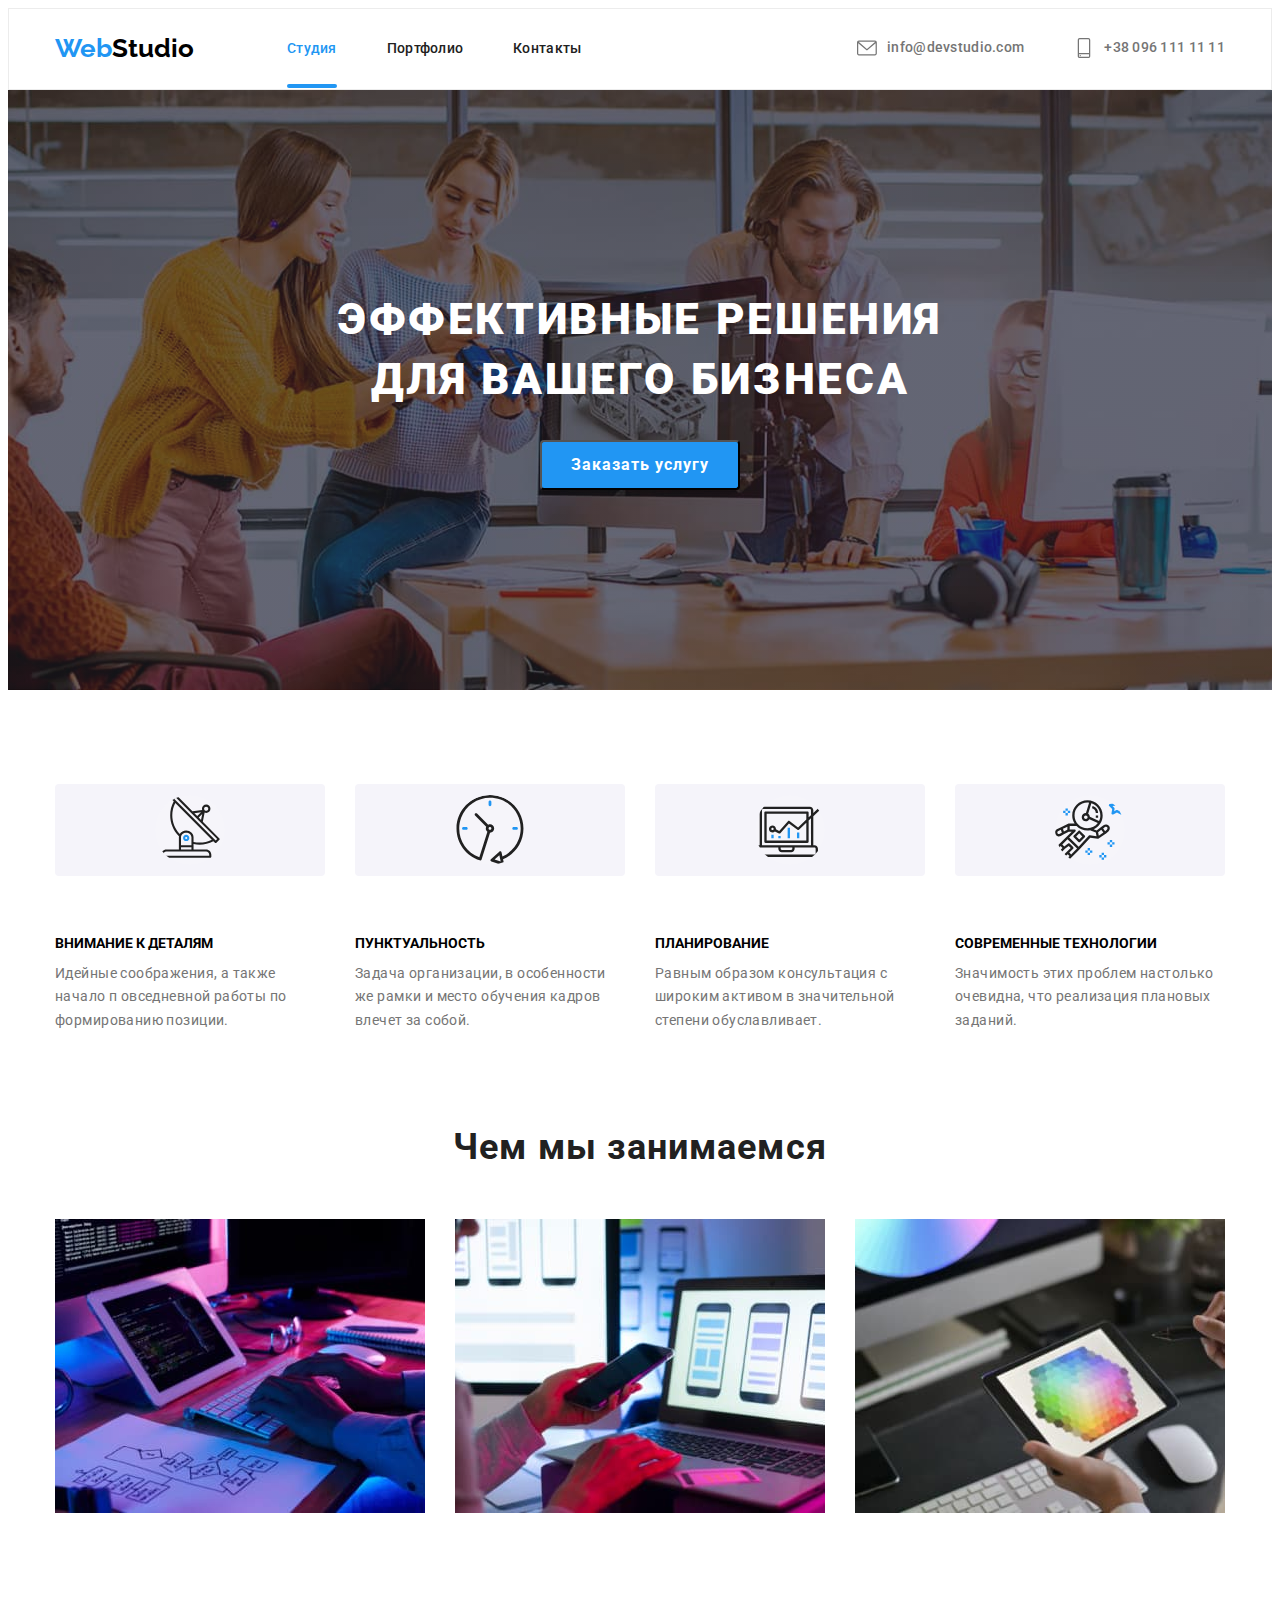
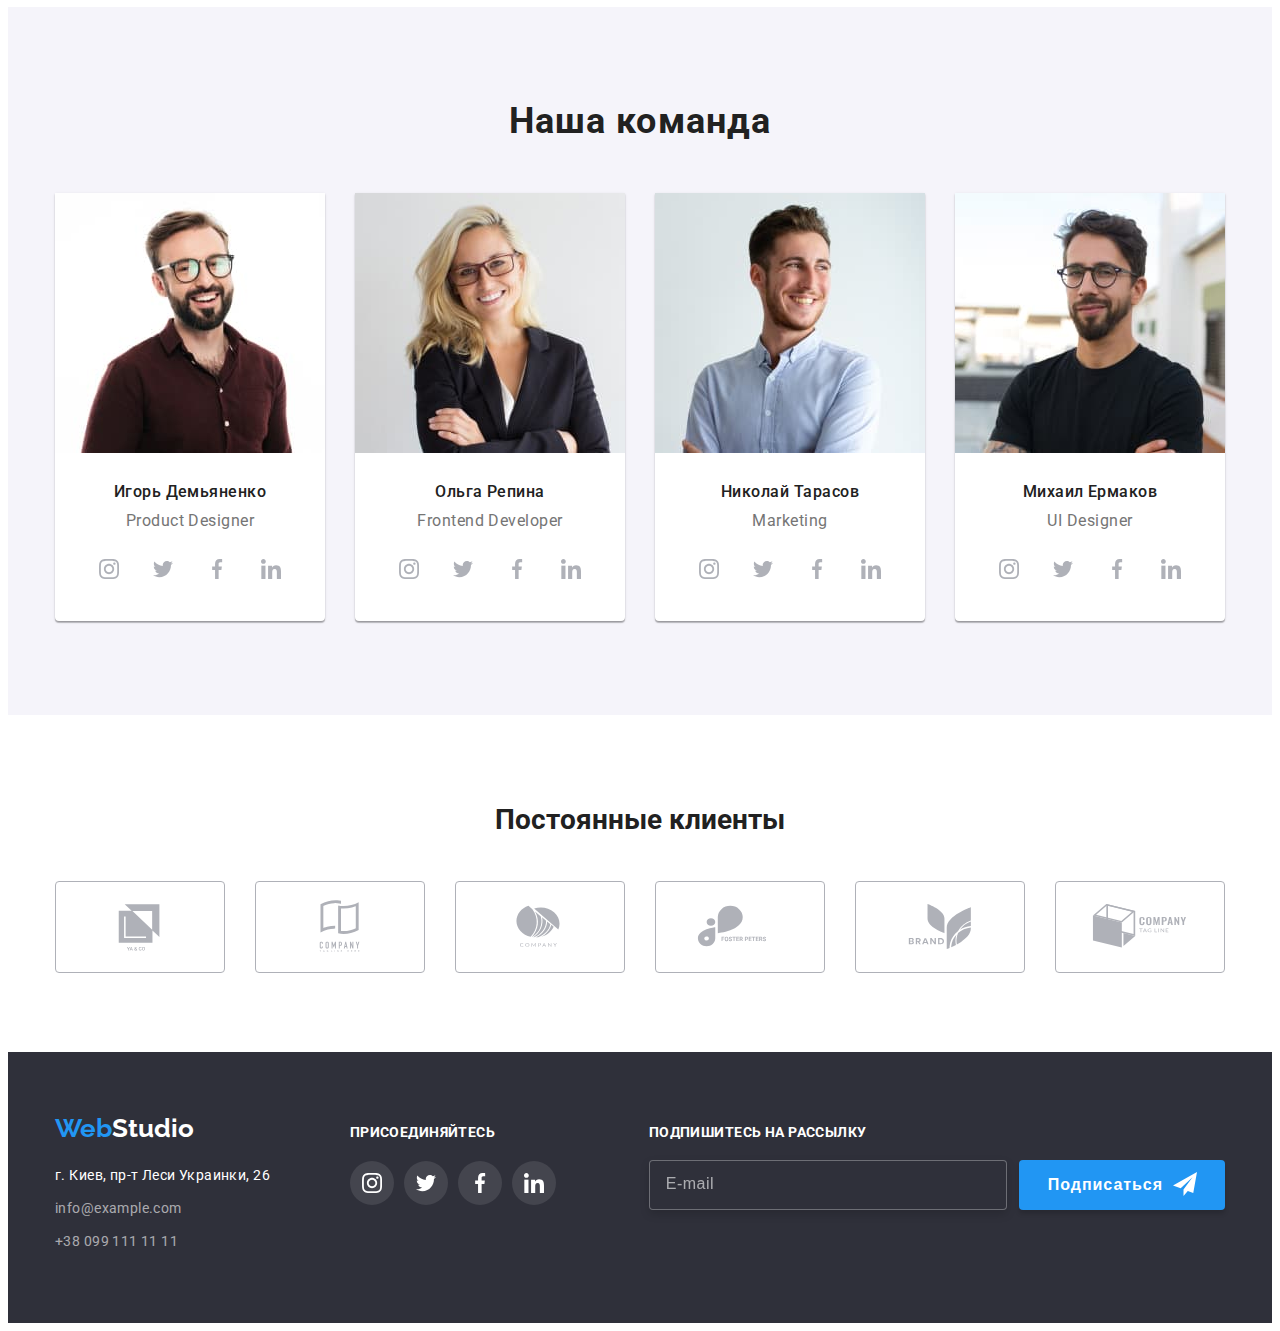
<file: index.html>
<!DOCTYPE html>
<html lang="ru">

<head>
    <meta charset="UTF-8">
    <meta http-equiv="X-UA-Compatible" content="IE=edge">
    <meta name="viewport" content="width=device-width, initial-scale=1.0">
    <title>Document</title>
    <link rel="preconnect" href="https://fonts.googleapis.com">
    <link rel="preconnect" href="https://fonts.gstatic.com" crossorigin>
    <link
        href="https://fonts.googleapis.com/css2?family=Raleway:wght@700&family=Roboto:wght@400;500;700;900&display=swap"
        rel="stylesheet">
    <link rel="stylesheet" href="https://cdnjs.cloudflare.com/ajax/libs/modern-normalize/1.1.0/modern-normalize.min.css"
        integrity="sha512-wpPYUAdjBVSE4KJnH1VR1HeZfpl1ub8YT/NKx4PuQ5NmX2tKuGu6U/JRp5y+Y8XG2tV+wKQpNHVUX03MfMFn9Q=="
        crossorigin="anonymous" referrerpolicy="no-referrer" />
    <link rel="stylesheet" href="./css/main.min.css">
</head>

<body>
    <header class="header">
        <div class="conteiner header-conteiner">
            <nav class="navigation">
                <a class="logo" href="#">Web<span class="logo-header">Studio</span></a>
                <ul class="navigation-list list">
                    <li class="navigation-item"><a class="navigation-link current" href="./index.html">Студия</a></li>
                    <li class="navigation-item"><a class="navigation-link" href="./portfolio.html">Портфолио</a></li>
                    <li class="navigation-item"><a class="navigation-link" href="#">Контакты</a></li>
                </ul>
            </nav>
            <ul class="header-list list">
                <li class="header-item"><a href="mailto:info@devstudio.com" class="header-item-mail-tel">
                        <svg class="header-social-icon" width="20" height="20">
                            <use href="images/icons.svg#icon-envelope"></use>
                        </svg>info@devstudio.com</a></li>
                <li class="header-item"><a href="tel:+380961111111" class="header-item-mail-tel">
                        <svg class="header-social-icon" width="20" height="20">
                            <use href="images/icons.svg#icon-smartphone"></use>
                        </svg>+38 096 111 11 11</a></li>
            </ul>
        </div>
    </header>
    <main>
        <section class="hero section">
            <div class="conteiner">
            <h1 class="title">Эффективные решения для вашего бизнеса</h1>
            <button data-modal-open type="button" class="hero-btn">Заказать услугу</button> 
            </div>
        </section>
        <section class="about section">
            <div class="conteiner">
            <h2 class="visually-hidden">Блок колонки</h2>
            <ul class="about-list list">
                <li class="about-item">
                    <div class="about-icons">
                        <div class="about-social-link">
                            <svg class="about-social-icon" width="270" height="120">
                                <use href="images/icons.svg#icon-antenna-1"></use>
                            </svg>
                        </div>
                    <h3 class="about-title">Внимание к деталям</h3>
                    <p class="about-after-title">Идейные соображения, а также начало п овседневной работы по
                        формированию позиции.</p>
                        </div>
                </li>
                <li class="about-item">
                    <div class="about-social-link">
                        <svg class="about-social-icon" width="270" height="120">
                            <use href="images/icons.svg#icon-clock-1"></use>
                        </svg>
                    </div>
                    <div class="about-icons">
                    <h3 class="about-title">Пунктуальность</h3>
                    <p class="about-after-title">Задача организации, в особенности же рамки и место обучения кадров
                        влечет за собой.</p>
                        </div>
                </li>
                <li class="about-item">
                    <div class="about-icons">
                        <div class="about-social-link">
                            <svg class="about-social-icon" width="270" height="120">
                                <use href="images/icons.svg#icon-diagram-1"></use>
                            </svg>
                        </div>
                    <h3 class="about-title">Планирование</h3>
                    <p class="about-after-title">Равным образом консультация с широким активом в значительной степени
                        обуславливает.</p>
                        </div>
                </li>
                <li class="about-item">
                    <div class="about-icons">
                        <div class="about-social-link">
                            <svg class="about-social-icon" width="270" height="120">
                                <use href="images/icons.svg#icon-astronaut-1"></use>
                            </svg>
                        </div>
                    <h3 class="about-title">Современные технологии</h3>
                    <p class="about-after-title">Значимость этих проблем настолько очевидна, что реализация плановых
                        заданий.</p>
                        </div>
                </li>
            </ul>
            </div>
        </section>
        <section class="work section">
            <div class="conteiner">
            <h2 class="work-title">Чем мы занимаемся</h2>
            <ul class="work-list list">
                <li class="work-img"><img src="./images/work-img-1.jpg" alt="людина працює за планшетом" width="370" height="294"></li>
                <li class="work-img"><img src="./images/work-img-2.jpg" alt="людина працює за компютером та телефоном" width="370" height="294"></li>
                <li class="work-img"><img src="./images/work-img-3.jpg" alt="людина працює за планшетом" width="370" height="294"></li>
            </ul>
            </div>
        </section>
        <section class="personal section">
            <div class="conteiner">
            <h2 class="personal-title">Наша команда</h2>
            <ul class="personal-list list">
                <li class="personal-section-item">
                    <img src="./images/team-img-1.jpg" alt="на фото робітник" width="270" height="260">
                    <div class="personal-title-section">
                    <h3 class="personal-title-name">Игорь Демьяненко</h3>
                    <p class="personal-after-title">Product Designer</p>
                    <ul class="masters-social-list list">
                        <li class="masters-social-item">
                            <a href="" class="masters-social-link">
                                <svg class="masters-social-icon" width="20" height="20">
                                    <use href="images/icons.svg#icon-instagram-2"></use>
                                </svg>
                            </a>
                        </li>
                        <li class="masters-social-item">
                            <a href="" class="masters-social-link">
                                <svg class="masters-social-icon" width="20" height="20">
                                    <use href="images/icons.svg#icon-twitter-1"></use>
                                </svg>
                            </a>
                        </li>
                        <li class="masters-social-item">
                            <a href="" class="masters-social-link">
                                <svg class="masters-social-icon" width="20" height="20">
                                    <use href="images/icons.svg#icon-facebook-1"></use>
                                </svg>
                            </a>
                        </li>
                        <li class="masters-social-item">
                            <a href="" class="masters-social-link">
                                <svg class="masters-social-icon" width="20" height="20">
                                    <use href="images/icons.svg#icon-linkedin-1"></use>
                                </svg>
                            </a>
                        </li>
                    </ul>
                    </div>
                </li>
                <li class="personal-section-item">
                    <img src="./images/team-img-2.jpg" alt="на фото робітник" width="270" height="260">
                    <div class="personal-title-section">
                    <h3 class="personal-title-name">Ольга Репина</h3>
                    <p class="personal-after-title">Frontend Developer</p>
                    <ul class="masters-social-list list">
                        <li class="masters-social-item">
                            <a href="" class="masters-social-link">
                                <svg class="masters-social-icon" width="20" height="20">
                                    <use href="images/icons.svg#icon-instagram-2"></use>
                                </svg>
                            </a>
                        </li>
                        <li class="masters-social-item">
                            <a href="" class="masters-social-link">
                                <svg class="masters-social-icon" width="20" height="20">
                                    <use href="images/icons.svg#icon-twitter-1"></use>
                                </svg>
                            </a>
                        </li>
                        <li class="masters-social-item">
                            <a href="" class="masters-social-link">
                                <svg class="masters-social-icon" width="20" height="20">
                                    <use href="images/icons.svg#icon-facebook-1"></use>
                                </svg>
                            </a>
                        </li>
                        <li class="masters-social-item">
                            <a href="" class="masters-social-link">
                                <svg class="masters-social-icon" width="20" height="20">
                                    <use href="images/icons.svg#icon-linkedin-1"></use>
                                </svg>
                            </a>
                        </li>
                    </ul>
                    </div>
                </li>
                <li class="personal-section-item">
                    <img src="./images/team-img-3.jpg" alt="на фото робітник" width="270" height="260">
                    <div class="personal-title-section">
                    <h3 class="personal-title-name">Николай Тарасов</h3>
                    <p class="personal-after-title">Marketing</p>
                    <ul class="masters-social-list list">
                        <li class="masters-social-item">
                            <a href="" class="masters-social-link">
                                <svg class="masters-social-icon" width="20" height="20">
                                    <use href="images/icons.svg#icon-instagram-2"></use>
                                </svg>
                            </a>
                        </li>
                        <li class="masters-social-item">
                            <a href="" class="masters-social-link">
                                <svg class="masters-social-icon" width="20" height="20">
                                    <use href="images/icons.svg#icon-twitter-1"></use>
                                </svg>
                            </a>
                        </li>
                        <li class="masters-social-item">
                            <a href="" class="masters-social-link">
                                <svg class="masters-social-icon" width="20" height="20">
                                    <use href="images/icons.svg#icon-facebook-1"></use>
                                </svg>
                            </a>
                        </li>
                        <li class="masters-social-item">
                            <a href="" class="masters-social-link">
                                <svg class="masters-social-icon" width="20" height="20">
                                    <use href="images/icons.svg#icon-linkedin-1"></use>
                                </svg>
                            </a>
                        </li>
                    </ul>
                    </div>
                </li>
                <li class="personal-section-item">
                    <img src="./images/team-img-4.jpg" alt="на фото робітник" width="270" height="260">
                    <div class="personal-title-section">
                    <h3 class="personal-title-name">Михаил Ермаков</h3>
                    <p class="personal-after-title">UI Designer</p>
                    <ul class="masters-social-list list">
                        <li class="masters-social-item">
                            <a href="" class="masters-social-link">
                                <svg class="masters-social-icon" width="20" height="20">
                                    <use href="images/icons.svg#icon-instagram-2"></use>
                                </svg>
                            </a>
                        </li>
                        <li class="masters-social-item">
                            <a href="" class="masters-social-link">
                                <svg class="masters-social-icon" width="20" height="20">
                                    <use href="images/icons.svg#icon-twitter-1"></use>
                                </svg>
                            </a>
                        </li>
                        <li class="masters-social-item">
                            <a href="" class="masters-social-link">
                                <svg class="masters-social-icon" width="20" height="20">
                                    <use href="images/icons.svg#icon-facebook-1"></use>
                                </svg>
                            </a>
                        </li>
                        <li class="masters-social-item">
                            <a href="" class="masters-social-link">
                                <svg class="masters-social-icon" width="20" height="20">
                                    <use href="images/icons.svg#icon-linkedin-1"></use>
                                </svg>
                            </a>
                        </li>
                    </ul>
                    </div>
                </li>
            </ul>
            </div>
        </section>
        <section class="content section">
            <div class="conteiner">
            <h2 class="content-title">Постоянные клиенты</h2>
            <ul class="content-list list">
                <li class="content-item">
                        <a href="" class="content-social-link">
                            <svg class="content-icon" width="106" height="60">
                                <use href="images/icons.svg#icon-Logo1"></use>
                            </svg>
                        </a>
                </li>
                <li class="content-item">
                    <a href="" class="content-social-link">
                        <svg class="content-icon" width="106" height="60">
                            <use href="images/icons.svg#icon-Logo2"></use>
                        </svg>
                    </a>
                </li>
                <li class="content-item">
                        <a href="" class="content-social-link">
                            <svg class="content-icon" width="106" height="60">
                                <use href="images/icons.svg#icon-Logo3"></use>
                            </svg>
                        </a>
                </li>
                <li class="content-item">
                        <a href="" class="content-social-link">
                            <svg class="content-icon" width="106" height="60">
                                <use href="images/icons.svg#icon-Logo4"></use>
                            </svg>
                        </a>
                </li>
                <li class="content-item">
                        <a href="" class="content-social-link">
                            <svg class="content-icon" width="106" height="60">
                                <use href="images/icons.svg#icon-Logo5"></use>
                            </svg>
                        </a>
                </li>
                <li class="content-item">
                        <a href="" class="content-social-link">
                            <svg class="content-icon" width="106" height="60">
                                <use href="images/icons.svg#icon-Logo6"></use>
                            </svg>
                        </a>
                </li>
            </ul>
            </div>
        </section>
    </main>
    <footer class="footer">
        <div class="conteiner footer-cont">
            <div class="footer-adres-conteiner">
        <a class="logo-footer-item" href="">Web<span class="logo-footer">Studio</span></a>
        <address class="address">
            <ul class="footer-link list">
                <li class="footer-item"><a href="https://goo.gl/maps/jxrsntYuGWb3nb8Y7" target="_blank" rel="noopener" class="footer-map">г. Киев, пр-т Леси
                        Украинки, 26</a></li>
                <li class="footer-item"><a href="mailto:info@example.com" class="footer-item-mail-tel">info@example.com</a></li>
                <li class="footer-item"><a href="tel:+380991111111" class="footer-item-mail-tel">+38 099 111 11 11</a></li>
            </ul>
        </address>
        </div>
        <div class="footer-social-conteiner">
            <p class="footer-text">Присоединяйтесь</p>
            <ul class="footer-social-list list">
                <li class="footer-social-item">
                    <a href="" class="footer-social-link">
                        <svg class="footer-social-icon" width="20" height="20">
                            <use href="images/icons.svg#icon-instagram-2"></use>
                        </svg>
                    </a>
                </li>
                <li class="footer-social-item">
                    <a href="" class="footer-social-link">
                        <svg class="footer-social-icon" width="20" height="20">
                            <use href="images/icons.svg#icon-twitter-1"></use>
                        </svg>
                    </a>
                </li>
                <li class="footer-social-item">
                    <a href="" class="footer-social-link">
                        <svg class="footer-social-icon" width="20" height="20">
                            <use href="images/icons.svg#icon-facebook-1"></use>
                        </svg>
                    </a>
                </li>
                <li class="footer-social-item">
                    <a href="" class="footer-social-link">
                        <svg class="footer-social-icon" width="20" height="20">
                            <use href="images/icons.svg#icon-linkedin-1"></use>
                        </svg>
                    </a>
                </li>
            </ul>
        </div>
    
    <div class="footer-subscribe">
        <p class="footer-subscribe-title">Подпишитесь на рассылку</p>
        <div class="footer-subscribe-block">
            <label class="footer-subscribe-label">
                <input class="footer-subscribe-input" type="text" name="user-subscribe" placeholder="E-mail">
            </label>
                <button class="footer-subscribe-button" type="submit">Подписаться</button>
                <svg class="footer-subscribe-svg" width="24" height="24">
                    <use href="./images/icons.svg#icon-icon-send"></use>
                </svg>
        </div>
    </div>
    </div>
    </footer>
    <div class="backdrop is-hidden" data-modal>
        <div class="modal">
        <button data-modal-close type="button" class="modal-close-btn">
            <svg class="modal-close-icon" width="11" height="11">
                <use href="images/icons.svg#icon-Vector"></use>
            </svg>
        </button>
        <form class="modal-form" autocomplete="off">
            <h3 class="modal-form-title">Оставьте свои данные, мы вам перезвоним</h3>
        
            <div class="form-field">
                <label class="modal-form-label" for="user-name">Имя</label>
                <input class="modal-form-input" type="text" name="user-name" id="user-name" autocomplete="on" autofocus="">
                <svg class="modal-form-svg" width="18" height="18">
                    <use href="./images/icons.svg#icon-person-black-18dp-1"></use>
                </svg>
            </div>
        
            <div class="form-field">
                <label class="modal-form-label" for="user-tel">Телефон</label>
                <input class="modal-form-input" type="tel" name="user-tel" id="user-tel" autocomplete="on">
                <svg class="modal-form-svg" width="18" height="18">
                    <use href="./images/icons.svg#icon-phone-black-18dp-1"></use>
                </svg>
            </div>
        
            <div class="form-field">
                <label class="modal-form-label" for="user-email">Почта</label>
                <input class="modal-form-input" type="email" name="user-email" id="user-email" autocomplete="on">
                <svg class="modal-form-svg" width="18" height="18">
                    <use href="./images/icons.svg#icon-email-black-18dp-1"></use>
                </svg>
            </div>
        
            <div class="form-field comment">
                <label class="modal-form-label" for="comment">Комментарий</label>
                <textarea class="modal-form-textarea" name="comment" id="comment" rows="10"
                    placeholder="Введите текст"></textarea>
            </div>
        
            <div class="form-field agreement">
                <label class="modal-form-label-agreement" for="agreement">
                    <input class="checkbox" type="checkbox" name="checkbox" value="agreement" id="agreement">
                    <svg class="modal-icon-checkbox" width="16" height="15">
                        <use href="./images/icons.svg#icon-icon-check"></use>
                    </svg>
                    Соглашаюсь с рассылкой и принимаю
                    <a class="modal-form-text-link" href="">Условия договора</a>
                </label>
                <button class="modal-form-button" type="submit">Отправить</button>
            </div>
        </form>
    </div>
    </div>
    <script src="./js/modal.js"></script>
    <script src="./js/menu.js"></script>
</body>

</html>
</file>
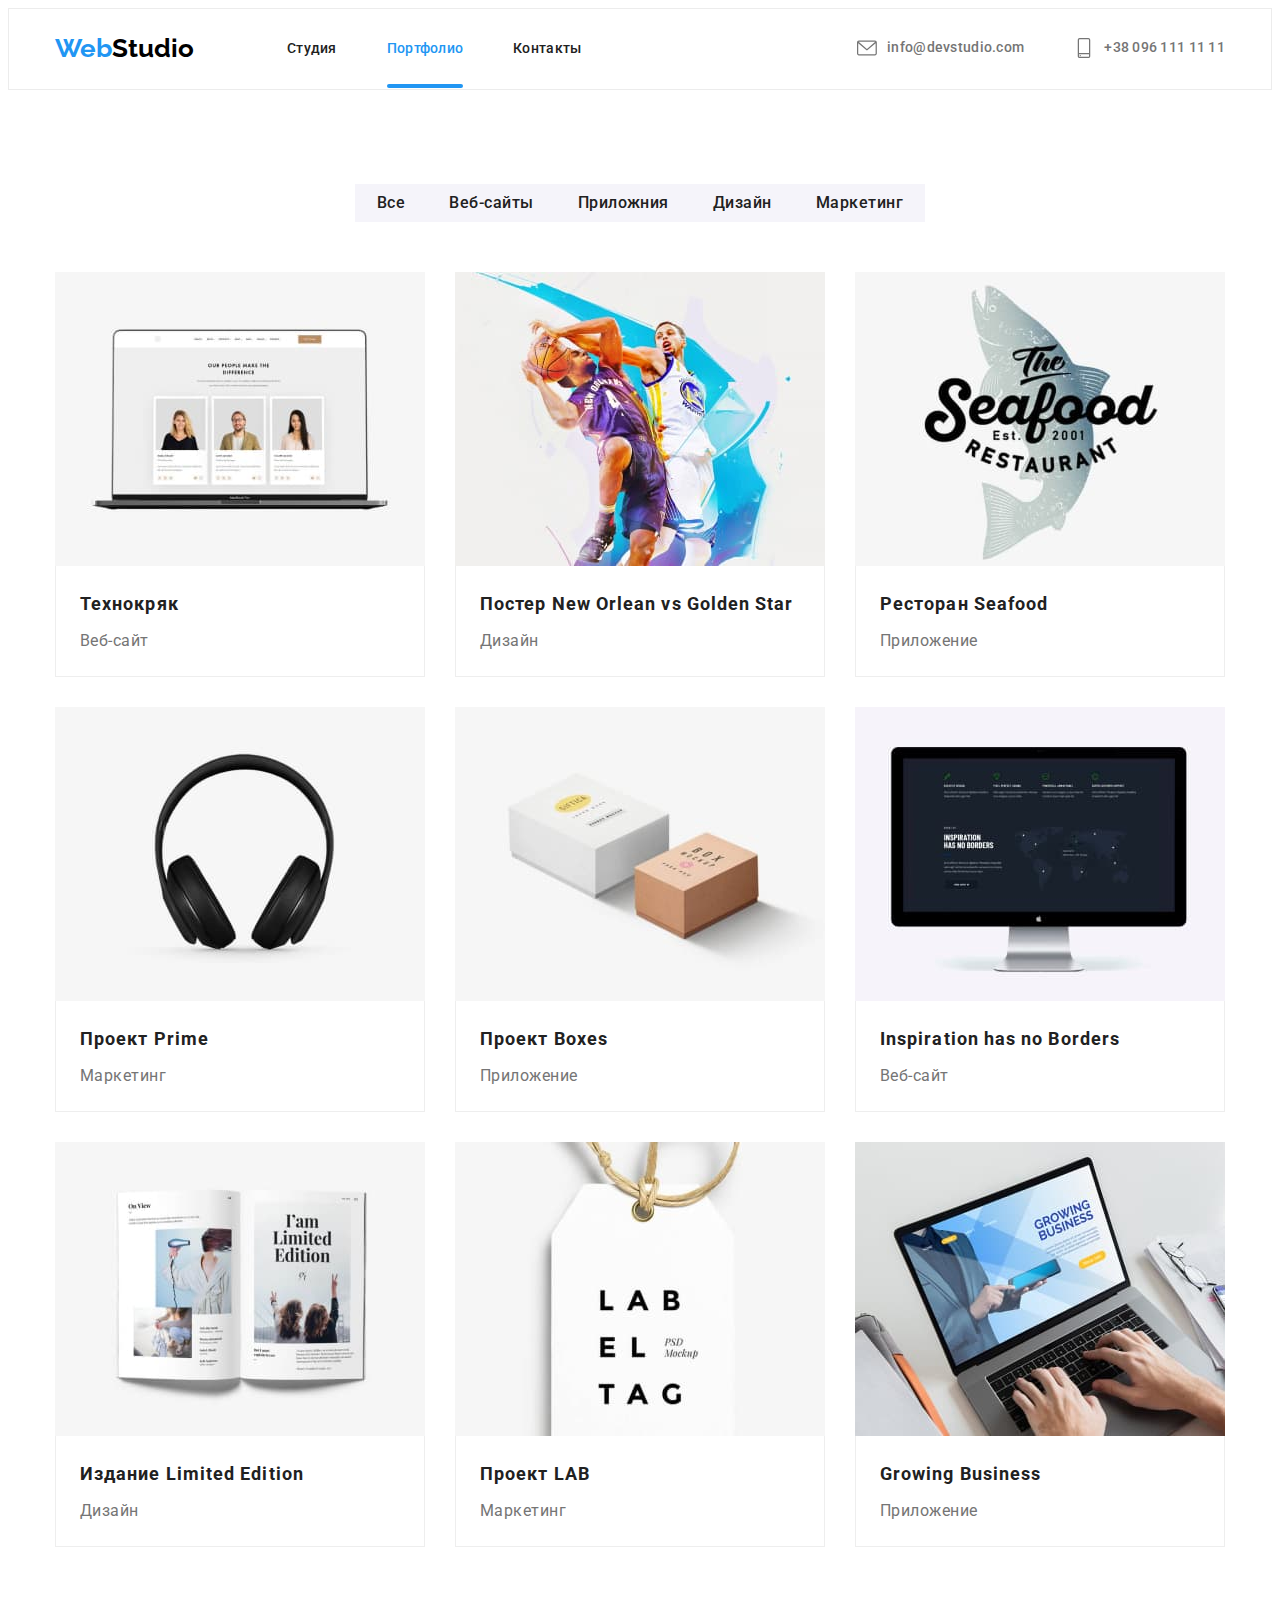
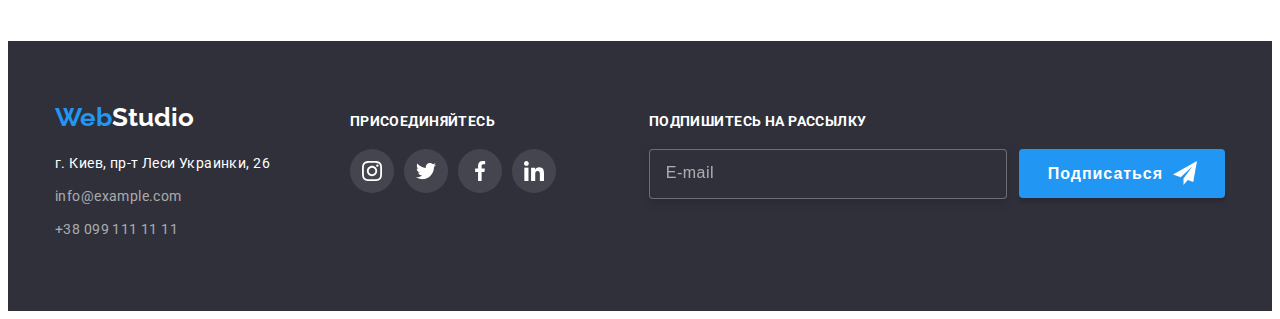
<file: portfolio.html>
<!DOCTYPE html>
<html lang="ru">
<head>
    <meta charset="UTF-8">
    <meta http-equiv="X-UA-Compatible" content="IE=edge">
    <meta name="viewport" content="width=device-width, initial-scale=1.0">
    <title>Document</title>
    <link rel="preconnect" href="https://fonts.googleapis.com">
    <link rel="preconnect" href="https://fonts.gstatic.com" crossorigin>
    <link href="https://fonts.googleapis.com/css2?family=Raleway:wght@700&family=Roboto:wght@400;500;700;900&display=swap"
        rel="stylesheet">
    <link rel="stylesheet" href="https://cdnjs.cloudflare.com/ajax/libs/modern-normalize/1.1.0/modern-normalize.min.css"
        integrity="sha512-wpPYUAdjBVSE4KJnH1VR1HeZfpl1ub8YT/NKx4PuQ5NmX2tKuGu6U/JRp5y+Y8XG2tV+wKQpNHVUX03MfMFn9Q=="
        crossorigin="anonymous" referrerpolicy="no-referrer" />
    <link rel="stylesheet" href="./css/main.min.css">
</head>
<body>
    <header class="header">
        <div class="conteiner header-conteiner">
            <nav class="navigation">
                <a class="logo" href="#">Web<span class="logo-header">Studio</span></a>
                <ul class="navigation-list list">
                    <li class="navigation-item"><a class="navigation-link" href="./index.html">Студия</a></li>
                    <li class="navigation-item"><a class="navigation-link current" href="./portfolio.html">Портфолио</a></li>
                    <li class="navigation-item"><a class="navigation-link" href="#">Контакты</a></li>
                </ul>
            </nav>
            <ul class="header-list list">
                <li class="header-item"><a  href="mailto:info@devstudio.com" class="header-item-mail-tel">
                    <svg class="header-social-icon" width="20" height="20">
                    <use href="images/icons.svg#icon-envelope"></use>
                </svg>info@devstudio.com</a></li>
                <li class="header-item"><a href="tel:+380961111111" class="header-item-mail-tel">
                    <svg class="header-social-icon" width="20" height="20">
                        <use href="images/icons.svg#icon-smartphone"></use>
                    </svg>+38 096 111 11 11</a></li>
            </ul>
        </div>
    </header>
    <main>
    <section class="menu section">
            <div class="conteiner">
                <h2 class="visually-hidden">Блок кнопки</h2>
            <ul class="menu-btn-list list">
                <li class="menu-btn-item"><button type="button" class="btn-list">Все</button></li>
                <li class="menu-btn-item"><button type="button" class="btn-list">Веб-сайты</button></li>
                <li class="menu-btn-item"><button type="button" class="btn-list">Приложния</button></li>
                <li class="menu-btn-item"><button type="button" class="btn-list">Дизайн</button></li>
                <li class="menu-btn-item"><button type="button" class="btn-list">Маркетинг</button></li>
            </ul>
            <ul class="menu-personal-list list">
                <li class="menu-personal-item">
                    <a href="" class="menu-personal-link">
                    <div class="masters-wrap">
                    <img src="./images/block-img-1.jpg" alt="люди зображені ноутбука" width="370" height="294">
                    <p class="masters-top-text">
                        Технокряк это современная площадка распространения коронавируса.
                        Компании используют эту платформу для цифрового
                        шпионажа и атак на защищённые сервера конкурентов.
                    </p>
                    </div>
                    <div class="menu-title-item">
                <h2 class="menu-title">Технокряк</h2>
                <p class="menu-after-title">Веб-сайт</p>
                </div>
                </a>
                </li>
                <li class="menu-personal-item">
                    <a href="" class="menu-personal-link">
                    <div class="masters-wrap">
                    <img src="./images/block-img-2.jpg" alt="два баскетболісти" width="370" height="294">
                    <p class="masters-top-text">
                        Технокряк это современная площадка распространения коронавируса.
                        Компании используют эту платформу для цифрового
                        шпионажа и атак на защищённые сервера конкурентов.
                    </p>
                    </div>
                    <div class="menu-title-item">
                <h2 class="menu-title">Постер New Orlean vs Golden Star</h2>
                <p class="menu-after-title">Дизайн</p>
                </div>
                </a>
                </li>
                <li class="menu-personal-item">
                    <a href="" class="menu-personal-link">
                    <div class="masters-wrap">
                    <img src="./images/block-img-3.jpg" alt="логотип ресторана" width="370" height="294">
                    <p class="masters-top-text">
                        Технокряк это современная площадка распространения коронавируса.
                        Компании используют эту платформу для цифрового
                        шпионажа и атак на защищённые сервера конкурентов.
                    </p>
                    </div>
                    <div class="menu-title-item">
                <h2 class="menu-title">Ресторан Seafood</h2>
                <p class="menu-after-title">Приложение</p>
                </div>
                </a>
                </li>
                <li class="menu-personal-item">
                    <a href="" class="menu-personal-link">
                    <div class="masters-wrap">
                    <img src="./images/block-img-4.jpg" alt="навушники" width="370" height="294">
                    <p class="masters-top-text">
                        Технокряк это современная площадка распространения коронавируса.
                        Компании используют эту платформу для цифрового
                        шпионажа и атак на защищённые сервера конкурентов.
                    </p>
                    </div>
                    <div class="menu-title-item">
                <h2 class="menu-title">Проект Prime</h2>
                <p class="menu-after-title">Маркетинг</p>
                </div>
                </a>
                </li>
                <li class="menu-personal-item">
                    <a href="" class="menu-personal-link">
                    <div class="masters-wrap">
                    <img src="./images/block-img-5.jpg" alt="дві коробки" width="370" height="294">
                    <p class="masters-top-text">
                        Технокряк это современная площадка распространения коронавируса.
                        Компании используют эту платформу для цифрового
                        шпионажа и атак на защищённые сервера конкурентов.
                    </p>
                    </div>
                    <div class="menu-title-item">
                <h2 class="menu-title">Проект Boxes</h2>
                <p class="menu-after-title">Приложение</p>
                </div>
                </a>
                </li>
                <li class="menu-personal-item">
                    <a href="" class="menu-personal-link">
                    <div class="masters-wrap">
                    <img src="./images/block-img-6.jpg" alt="моноблок aple" width="370" height="294">
                    <p class="masters-top-text">
                        Технокряк это современная площадка распространения коронавируса.
                        Компании используют эту платформу для цифрового
                        шпионажа и атак на защищённые сервера конкурентов.
                    </p>
                    </div>
                    <div class="menu-title-item">
                <h2 class="menu-title">Inspiration has no Borders</h2>
                <p class="menu-after-title">Веб-сайт</p>
                </div>
                </a>
                </li>
                <li class="menu-personal-item">
                    <a href="" class="menu-personal-link">
                    <div class="masters-wrap">
                    <img src="./images/block-img-7.jpg" alt="розгорнута книга" width="370" height="294">
                    <p class="masters-top-text">
                        Технокряк это современная площадка распространения коронавируса.
                        Компании используют эту платформу для цифрового
                        шпионажа и атак на защищённые сервера конкурентов.
                    </p>
                    </div>
                    <div class="menu-title-item">
                <h2 class="menu-title">Издание Limited Edition</h2>
                <p class="menu-after-title">Дизайн</p>
                </div>
                </a>
                </li>
                <li class="menu-personal-item">
                    <a href="" class="menu-personal-link">
                    <div class="masters-wrap">
                    <img src="./images/block-img-8.jpg" alt="бірка з продукції lab el tag" width="370" height="294">
                    <p class="masters-top-text">
                        Технокряк это современная площадка распространения коронавируса.
                        Компании используют эту платформу для цифрового
                        шпионажа и атак на защищённые сервера конкурентов.
                    </p>
                    </div>
                    <div class="menu-title-item">
                <h2 class="menu-title">Проект LAB</h2>
                <p class="menu-after-title">Маркетинг</p>
                </div>
                </a>
                </li>
                <li class="menu-personal-item">
                    <a href="" class="menu-personal-link">
                    <div class="masters-wrap">
                    <img src="./images/block-img-9.jpg" alt="людина друкує на коутбуці" width="370" height="294">
                    <p class="masters-top-text">
                        Технокряк это современная площадка распространения коронавируса.
                        Компании используют эту платформу для цифрового
                        шпионажа и атак на защищённые сервера конкурентов.
                    </p>
                    </div>
                    <div class="menu-title-item">
                <h2 class="menu-title">Growing Business</h2>
                <p class="menu-after-title">Приложение</p>
                </div>
                </a>
                </li>
            </ul>
        </div>
    </section>
    </main>
    <footer class="footer">
        <div class="conteiner footer-cont">
            <div class="footer-adres-conteiner">
                <a class="logo-footer-item" href="">Web<span class="logo-footer">Studio</span></a>
                <address class="address">
                    <ul class="footer-link list">
                        <li class="footer-item"><a href="https://goo.gl/maps/jxrsntYuGWb3nb8Y7" target="_blank"
                                rel="noopener" class="footer-map">г. Киев, пр-т Леси
                                Украинки, 26</a></li>
                        <li class="footer-item"><a href="mailto:info@example.com"
                                class="footer-item-mail-tel">info@example.com</a></li>
                        <li class="footer-item"><a href="tel:+380991111111" class="footer-item-mail-tel">+38 099 111 11
                                11</a></li>
                    </ul>
                </address>
            </div>
            <div class="footer-social-conteiner">
                <p class="footer-text">Присоединяйтесь</p>
                <ul class="footer-social-list list">
                    <li class="footer-social-item">
                        <a href="" class="footer-social-link">
                            <svg class="footer-social-icon" width="20" height="20">
                                <use href="images/icons.svg#icon-instagram-2"></use>
                            </svg>
                        </a>
                    </li>
                    <li class="footer-social-item">
                        <a href="" class="footer-social-link">
                            <svg class="footer-social-icon" width="20" height="20">
                                <use href="images/icons.svg#icon-twitter-1"></use>
                            </svg>
                        </a>
                    </li>
                    <li class="footer-social-item">
                        <a href="" class="footer-social-link">
                            <svg class="footer-social-icon" width="20" height="20">
                                <use href="images/icons.svg#icon-facebook-1"></use>
                            </svg>
                        </a>
                    </li>
                    <li class="footer-social-item">
                        <a href="" class="footer-social-link">
                            <svg class="footer-social-icon" width="20" height="20">
                                <use href="images/icons.svg#icon-linkedin-1"></use>
                            </svg>
                        </a>
                    </li>
                </ul>
            </div>
    
            <div class="footer-subscribe">
                <p class="footer-subscribe-title">Подпишитесь на рассылку</p>
                <div class="footer-subscribe-block">
                    <label class="footer-subscribe-label">
                        <input class="footer-subscribe-input" type="text" name="user-subscribe" placeholder="E-mail">
                    </label>
                    <div class="footer-button">
                        <button class="footer-subscribe-button" type="submit">Подписаться</button>
                        <svg class="footer-subscribe-svg" width="24" height="24">
                            <use href="./images/icons.svg#icon-icon-send"></use>
                        </svg>
                    </div>
                </div>
            </div>
        </div>
    </footer>
</body>
</html>
</file>
<file: css/main.min.css>
p,h1,h2,h3,h4,h5,h6{margin:0}ul{margin:0;padding:0}button{cursor:pointer}img{display:block;max-width:100%;width:100%;height:auto}a{text-decoration:none}a:hover,a:focus{text-decoration:none}body{font-family:'Roboto', sans-serif}*,*::before,*::after{-webkit-box-sizing:border-box;box-sizing:border-box}.list{list-style:none}.section{padding-top:94px;padding-bottom:94px;margin-top:0}.current{color:var(--accent-color);position:relative}.current::after{position:absolute;content:'';width:100%;height:4px;left:0;bottom:-32px;background:#2196f3;border-radius:2px}:root{--accent-color: #2196f3}.conteiner{width:100%;padding-left:15px;padding-right:15px;margin:0 auto}@media screen and (min-width: 480px){.conteiner{width:480px}}@media screen and (min-width: 768px){.conteiner{width:768px}}@media screen and (min-width: 1200px){.conteiner{width:1200px}}.backdrop{width:100vw;height:100vh;background:rgba(0,0,0,0.2);position:fixed;top:0;-webkit-transition:opaсity 500ms,visibility 500ms cubic-bezier(0.4, 0, 0.2, 1);transition:opaсity 500ms,visibility 500ms cubic-bezier(0.4, 0, 0.2, 1)}.backdrop .is-hidden .modal{-webkit-transform:rotate(-250deg) scale(0.5);transform:rotate(-250deg) scale(0.5)}.modal{padding:40px;width:528px;min-height:581px;background:#ffffff;-webkit-box-shadow:0px 1px 3px rgba(0,0,0,0.12),0px 1px 1px rgba(0,0,0,0.14),0px 2px 1px rgba(0,0,0,0.2);box-shadow:0px 1px 3px rgba(0,0,0,0.12),0px 1px 1px rgba(0,0,0,0.14),0px 2px 1px rgba(0,0,0,0.2);border-radius:4px;position:absolute;top:50%;left:50%;-webkit-transform:translate(-50%, -50%) rotate(0) scale(1);transform:translate(-50%, -50%) rotate(0) scale(1);-webkit-transition:-webkit-transform 500ms;transition:-webkit-transform 500ms;transition:transform 500ms;transition:transform 500ms, -webkit-transform 500ms}.modal-close-btn{position:absolute;top:0;right:0;margin-top:8px;margin-right:8px;padding:0;width:30px;height:30px;border-radius:50%;border:1px solid rgba(0,0,0,0.1);fill:#000000;background-color:#ffffff;cursor:pointer;-webkit-transition-property:fill;transition-property:fill;-webkit-transition-duration:250ms;transition-duration:250ms;-webkit-transition-timing-function:cubic-bezier(0.4, 0, 0.2, 1);transition-timing-function:cubic-bezier(0.4, 0, 0.2, 1)}.modal-close-btn:hover,.modal-close-btn:focus{fill:var(--accent-color)}.modal-form-title{font-weight:700;font-size:20px;line-height:1.15;text-align:center;letter-spacing:0.03em;margin:0 0 12px 0}.modal-form-label{position:relative;margin-bottom:4px;font-size:12px;line-height:1.17;letter-spacing:0.01em;color:#757575}.modal-form-label-agreement{display:-webkit-box;display:-ms-flexbox;display:flex;-webkit-box-align:baseline;-ms-flex-align:baseline;align-items:baseline;font-size:14px;line-height:1.71;letter-spacing:0.03em;color:#757575;margin-bottom:30px}.modal-icon-checkbox{margin-top:auto;margin-bottom:auto;margin-right:9px;fill:#ffffff;border:2px solid black;border-radius:2px}.modal-form-input{height:40px;padding-left:42px;margin:0;font-size:12px;line-height:1.17;letter-spacing:0.01em;border:1px solid rgba(33,33,33,0.2);border-radius:4px;outline:none;-webkit-transition-property:border-color;transition-property:border-color;-webkit-transition-duration:250ms;transition-duration:250ms;-webkit-transition-timing-function:cubic-bezier(0.4, 0, 0.2, 1);transition-timing-function:cubic-bezier(0.4, 0, 0.2, 1)}.modal-form-textarea{height:120px;padding:12px;resize:none;font-size:12px;line-height:1.17;letter-spacing:0.01em;border:1px solid rgba(33,33,33,0.2);border-radius:4px;outline:none;-webkit-transition-property:border-color;transition-property:border-color;-webkit-transition-duration:250ms;transition-duration:250ms;-webkit-transition-timing-function:cubic-bezier(0.4, 0, 0.2, 1);transition-timing-function:cubic-bezier(0.4, 0, 0.2, 1)}.modal-form-textarea::-webkit-input-placeholder{color:rgba(117,117,117,0.5)}.modal-form-textarea:-ms-input-placeholder{color:rgba(117,117,117,0.5)}.modal-form-textarea::-ms-input-placeholder{color:rgba(117,117,117,0.5)}.modal-form-textarea::placeholder{color:rgba(117,117,117,0.5)}.modal-form-svg{position:absolute;top:65%;margin-left:15px;-webkit-transform:translateY(-50%);transform:translateY(-50%);-webkit-transition-property:fill;transition-property:fill;-webkit-transition-duration:250ms;transition-duration:250ms;-webkit-transition-timing-function:cubic-bezier(0.4, 0, 0.2, 1);transition-timing-function:cubic-bezier(0.4, 0, 0.2, 1)}.modal-form-input:hover,.modal-form-textarea:hover,.modal-form-input:focus,.modal-form-textarea:focus{border-color:var(--accent-color)}.modal-form-input:hover ~ .modal-form-svg,.modal-form-input:focus ~ .modal-form-svg{fill:#2196f3}.modal-form-text-link{margin-left:5px;color:var(--accent-color);-webkit-text-decoration-line:underline;text-decoration-line:underline}.modal-form-button{background:var(--accent-color);-webkit-box-shadow:0px 4px 4px rgba(0,0,0,0.15);box-shadow:0px 4px 4px rgba(0,0,0,0.15);border-radius:4px;min-width:200px;height:50px;font-weight:700;font-size:16px;line-height:1.87;text-align:center;letter-spacing:0.06em;color:#ffffff;padding:10px 55px 10px 56px;cursor:pointer;outline:none;border:0;-webkit-transition-property:background;transition-property:background;-webkit-transition-duration:250ms;transition-duration:250ms;-webkit-transition-timing-function:cubic-bezier(0.4, 0, 0.2, 1);transition-timing-function:cubic-bezier(0.4, 0, 0.2, 1)}.modal-form-button:hover,.modal-form-button:focus{background:#188ce8}.is-hidden{visibility:hidden;opacity:0;pointer-events:none}.form-field{position:relative;display:-webkit-box;display:-ms-flexbox;display:flex;-webkit-box-orient:vertical;-webkit-box-direction:normal;-ms-flex-direction:column;flex-direction:column;margin-bottom:10px;margin-left:0;padding:0}.form-field.comment{margin-bottom:20px}.agreement{display:-webkit-box;display:-ms-flexbox;display:flex;-webkit-box-orient:vertical;-webkit-box-direction:normal;-ms-flex-direction:column;flex-direction:column;-webkit-box-align:center;-ms-flex-align:center;align-items:center;margin:0}.form-field.agreement{-webkit-box-align:center;-ms-flex-align:center;align-items:center}.form-field.agreement input[type='checkbox']{margin-right:7px}.checkbox{-webkit-appearance:none;-moz-appearance:none;appearance:none}.checkbox:checked+.modal-icon-checkbox{fill:var(--accent-color);border:none;border-radius:2px}.checkbox:focus+.modal-icon-checkbox{border-color:var(--accent-color)}.logo{text-decoration:none;font-family:'Raleway', sans-serif;font-weight:bold;font-size:26px;line-height:1.19;color:#2196f3;margin-right:93px}.logo-header{color:#000000}.logo-footer{color:#ffffff}.logo-footer-item{display:block;text-decoration:none;font-family:'Raleway', sans-serif;font-weight:bold;font-size:26px;line-height:1.19;color:#2196f3;margin-bottom:20px}.header-item-mail-tel{font-weight:500;font-size:14px;line-height:1.14;letter-spacing:0.02em;color:#757575;-webkit-transition:color 250ms cubic-bezier(0.4, 0, 0.2, 1);transition:color 250ms cubic-bezier(0.4, 0, 0.2, 1)}.header-item-mail-tel:hover,.header-item-mail-tel:focus{color:var(--accent-color)}.hero-btn{font-family:inherit;cursor:pointer;font-weight:bold;font-size:16px;line-height:1.87;-webkit-box-align:center;-ms-flex-align:center;align-items:center;text-align:center;letter-spacing:0.06em;color:#ffffff;background:#2196f3;min-width:200px;height:50px;-webkit-box-shadow:0px 4px 4px rgba(0,0,0,0.15);box-shadow:0px 4px 4px rgba(0,0,0,0.15);border-radius:4px}.hero-btn:hover,.hero-btn:focus,.hero-btn:active{background-color:var(--accent-color)}.btn-list{font-family:inherit;cursor:pointer;font-weight:500;font-size:16px;line-height:1.62;letter-spacing:0.03em;color:#212121;background:#f5f4fa;border:none;padding:6px 22px 6px 22px;-webkit-transition:color 250ms cubic-bezier(0.4, 0, 0.2, 1),background-color 250ms;transition:color 250ms cubic-bezier(0.4, 0, 0.2, 1),background-color 250ms}.btn-list:hover,.btn-list:focus{color:#ffffff;background-color:var(--accent-color);-webkit-box-shadow:0px 3px 1px rgba(0,0,0,0.1),0px 1px 2px rgba(0,0,0,0.08),0px 2px 2px rgba(0,0,0,0.12);box-shadow:0px 3px 1px rgba(0,0,0,0.1),0px 1px 2px rgba(0,0,0,0.08),0px 2px 2px rgba(0,0,0,0.12);border-radius:4px;-webkit-transition:-webkit-transform 250ms cubic-bezier(0.4, 0, 0.2, 1);transition:-webkit-transform 250ms cubic-bezier(0.4, 0, 0.2, 1);transition:transform 250ms cubic-bezier(0.4, 0, 0.2, 1);transition:transform 250ms cubic-bezier(0.4, 0, 0.2, 1), -webkit-transform 250ms cubic-bezier(0.4, 0, 0.2, 1)}.btn-list:active{font-family:inherit;cursor:pointer;font-weight:500;font-size:16px;line-height:1.62;letter-spacing:0.03em;color:#212121;background:#2196f3;-webkit-box-shadow:0px 3px 1px rgba(0,0,0,0.1),0px 1px 2px rgba(0,0,0,0.08),0px 2px 2px rgba(0,0,0,0.12);box-shadow:0px 3px 1px rgba(0,0,0,0.1),0px 1px 2px rgba(0,0,0,0.08),0px 2px 2px rgba(0,0,0,0.12);border-radius:4px;padding:6px 22px 6px 22px}.menu-btn-list{display:-webkit-box;display:-ms-flexbox;display:flex;-webkit-box-pack:center;-ms-flex-pack:center;justify-content:center;margin-bottom:50px}.menu-btn-list-btn-item{border-radius:4px}.menu-btn-list-btn-item+.menu-btn-list-btn-item{margin-left:8px}.title{font-weight:900;font-size:44px;line-height:1.36;text-align:center;letter-spacing:0.06em;text-transform:uppercase;color:#ffffff;margin:0 auto;margin-bottom:30px;width:696px}.header{padding-top:24px;padding-bottom:25px;background:#ffffff;border:1px solid #ececec}.header-item{display:-webkit-box;display:-ms-flexbox;display:flex}.header-item+.header-item{margin-left:50px}.header-list{display:-webkit-box;display:-ms-flexbox;display:flex;margin-left:auto;-webkit-box-align:center;-ms-flex-align:center;align-items:center}.header-social-icon{fill:currentColor;margin-right:10px}.header-conteiner{display:-webkit-box;display:-ms-flexbox;display:flex}.navigation{display:-webkit-box;display:-ms-flexbox;display:flex;-webkit-box-align:center;-ms-flex-align:center;align-items:center}.navigation-list{display:-webkit-box;display:-ms-flexbox;display:flex;font-weight:500;font-size:14px;line-height:calc(16 / 14);letter-spacing:0.02em;color:#000000}.navigation-list:hover,.navigation-list:focus{color:var(--accent-color)}.navigation-item{font-weight:500;font-size:14px;line-height:calc(16 / 14);letter-spacing:0.02em;color:#000000}.navigation-item>.current{color:var(--accent-color)}.navigation-item+.navigation-item{margin-left:50px}.navigation-link{text-decoration:none;font-weight:500;font-size:14px;line-height:1.14;letter-spacing:0.02em;color:#212121;-webkit-transition:color 250ms cubic-bezier(0.4, 0, 0.2, 1);transition:color 250ms cubic-bezier(0.4, 0, 0.2, 1)}.navigation-link:hover,.navigation-link:focus,.navigation-link:active{color:var(--accent-color)}.hero{max-width:1600px;background:#2f303a;margin:0 auto;background-image:-webkit-gradient(linear, left top, left bottom, from(rgba(47,48,58,0.4)), to(rgba(47,48,58,0.4))),url(../images/title-img.jpg);background-image:linear-gradient(rgba(47,48,58,0.4), rgba(47,48,58,0.4)),url(../images/title-img.jpg);background-repeat:no-repeat;background-position:center;background-size:cover;padding:200px 0;text-align:center}.hero-container{display:-webkit-box;display:-ms-flexbox;display:flex}.hero-title{padding:200px 0}.about{padding-bottom:0}.about-social-icon{width:70px;height:70px;border-radius:50%;display:-webkit-box;display:-ms-flexbox;display:flex;background:rgba(255,255,255,0.1);-webkit-box-align:center;-ms-flex-align:center;align-items:center;-webkit-box-pack:center;-ms-flex-pack:center;justify-content:center;color:#fff}.about-social-link{height:92px;background:#f5f4fa;border-radius:4px;margin-bottom:30px}.about-list{margin-top:-30px}@media screen and (min-width: 768px){.about-list{width:768px;display:-webkit-box;display:-ms-flexbox;display:flex;-ms-flex-wrap:wrap;flex-wrap:wrap;margin-left:-30px}}@media screen and (min-width: 1200px){.about-list{width:1200px;display:-webkit-box;display:-ms-flexbox;display:flex;-ms-flex-wrap:wrap;flex-wrap:wrap;margin-left:-30px}}.about-item{margin-top:30px}@media screen and (min-width: 768px){.about-item{width:768px;width:calc(100% / 2 - 30px);margin-left:30px}}@media screen and (min-width: 1200px){.about-item{width:1200px;width:calc(100% / 4 - 30px);margin-left:30px}}.about-title{text-transform:uppercase;font-weight:700;font-size:14px;line-height:1.14;margin-top:0;margin-bottom:0;padding-bottom:10px;padding-top:30px}.about-after-title{font-size:14px;line-height:1.71;letter-spacing:0.03em;color:#757575}.work{padding-top:94px;padding-bottom:94px}.work-img{width:calc(100% / 3 - 30px);margin-top:30px;margin-left:30px}.work-title{font-size:36px;line-height:1.16;text-align:center;letter-spacing:0.03em;color:#212121;margin-bottom:50px}.work-list{display:-webkit-box;display:-ms-flexbox;display:flex;-ms-flex-wrap:wrap;flex-wrap:wrap;margin-top:-30px;margin-left:-30px}.personal{padding-top:60px;padding-bottom:60px;background-color:#f5f4fa}@media screen and (min-width: 1200px){.personal{padding-top:94px;padding-bottom:94px}}.personal-title{font-size:36px;line-height:1.16;text-align:center;letter-spacing:0.03em;color:#212121;margin-bottom:50px}.personal-list{margin-top:-30px}@media screen and (min-width: 768px){.personal-list{width:768px;display:-webkit-box;display:-ms-flexbox;display:flex;-ms-flex-wrap:wrap;flex-wrap:wrap;margin-left:-30px}}@media screen and (min-width: 1200px){.personal-list{width:1200px;display:-webkit-box;display:-ms-flexbox;display:flex;-ms-flex-wrap:wrap;flex-wrap:wrap;margin-left:-30px}}.personal-section-item{margin-top:30px;background:#ffffff;-webkit-box-shadow:0px 1px 3px rgba(0,0,0,0.12),0px 1px 1px rgba(0,0,0,0.14),0px 2px 1px rgba(0,0,0,0.2);box-shadow:0px 1px 3px rgba(0,0,0,0.12),0px 1px 1px rgba(0,0,0,0.14),0px 2px 1px rgba(0,0,0,0.2);border-radius:0px 0px 4px 4px}@media screen and (min-width: 768px){.personal-section-item{width:768px;width:calc(100% / 2 - 30px);margin-left:30px}}@media screen and (min-width: 1200px){.personal-section-item{width:1200px;width:calc(100% / 4 - 30px);margin-left:30px}}.personal-title-name{font-weight:500;font-size:16px;line-height:1.18;text-align:center;letter-spacing:0.03em;color:#212121;margin-bottom:10px}.personal-after-title{font-size:16px;line-height:1.18;text-align:center;letter-spacing:0.03em;color:#757575;margin-bottom:16px}.personal-title-section{padding-top:30px;padding-bottom:30px}.masters-social-list{display:-webkit-box;display:-ms-flexbox;display:flex;-webkit-box-pack:center;-ms-flex-pack:center;justify-content:center}.masters-social-item+.masters-social-item{margin-left:10px}.masters-social-link{width:44px;height:44px;border-radius:50%;color:#afb1b8;-webkit-transition:color 250ms cubic-bezier(0.4, 0, 0.2, 1),background-color 250ms cubic-bezier(0.4, 0, 0.2, 1);transition:color 250ms cubic-bezier(0.4, 0, 0.2, 1),background-color 250ms cubic-bezier(0.4, 0, 0.2, 1)}.masters-social-link:hover,.masters-social-link:focus{background-color:var(--accent-color);color:#ffffff}.masters-social-icon{fill:currentColor}.content{display:-webkit-box;display:-ms-flexbox;display:flex;-ms-flex-wrap:none;flex-wrap:none;padding-top:60px;padding-bottom:60px}@media screen and (min-width: 1200px){.content{padding-top:94px;padding-bottom:94px}}.content-social-icon:hover,.content-social-icon:focus{border:1px solid #2196f3;-webkit-box-sizing:border-box;box-sizing:border-box;border-radius:4px}.content-title{font-weight:700;font-size:28px;line-height:0.8;text-align:center;margin-top:0;color:#212121;margin-bottom:50px}.content-list{display:-webkit-box;display:-ms-flexbox;display:flex;-ms-flex-wrap:wrap;flex-wrap:wrap;list-style:none;-webkit-box-pack:center;-ms-flex-pack:center;justify-content:center;margin:-15px;margin-top:-30px;margin-left:-26px}@media screen and (min-width: 768px){.content-list{width:768px;display:-webkit-box;display:-ms-flexbox;display:flex;-ms-flex-wrap:wrap;flex-wrap:wrap;margin-left:-30px}}@media screen and (min-width: 1200px){.content-list{width:1200px;display:-webkit-box;display:-ms-flexbox;display:flex;-ms-flex-wrap:wrap;flex-wrap:wrap;margin-left:-30px}}.content-item{width:210px;height:92px;width:calc(100% / 2 - 30px);margin-top:30px;margin-left:26px}@media screen and (min-width: 768px){.content-item{width:768px;width:calc(100% / 3 - 30px);margin-left:30px}}@media screen and (min-width: 1200px){.content-item{width:1200px;width:calc(100% / 6 - 30px);margin-left:30px}}.content-social-link{color:#afb1b8;border:1px solid #afb1b8;border-radius:4px;width:100%;height:100%;-webkit-transition:color 250ms cubic-bezier(0.4, 0, 0.2, 1),border,fill;transition:color 250ms cubic-bezier(0.4, 0, 0.2, 1),border,fill}.content-social-link:hover,.content-social-link:focus{background-color:#ffffff;color:var(--accent-color);border:1px solid var(--accent-color)}.content-icon{fill:currentColor}.address{font-style:normal}.footer{padding-top:60px;padding-bottom:60px;background:#2f303a}.footer-adres-conteiner{width:231px}.footer-item{margin-bottom:9px}.footer-map{text-decoration:none;font-family:Roboto;font-size:14px;line-height:1.71;letter-spacing:0.03em;color:#ffffff;margin-top:20px;margin-bottom:9px}.footer-item-mail-tel{text-decoration:none;font-family:Roboto;font-size:14px;line-height:1.71;letter-spacing:0.03em;color:rgba(255,255,255,0.6);margin-bottom:9px}.footer-cont{display:-webkit-box;display:-ms-flexbox;display:flex;-webkit-box-align:baseline;-ms-flex-align:baseline;align-items:baseline}.footer-social-conteiner{width:206px;margin-left:70px}.footer-text{font-weight:bold;font-size:14px;line-height:1.14;letter-spacing:0.03em;text-transform:uppercase;color:#ffffff;margin-bottom:20px}.footer-social-list{display:-webkit-box;display:-ms-flexbox;display:flex;-webkit-box-pack:center;-ms-flex-pack:center;justify-content:center}.footer-social-item+.footer-social-item{margin-left:10px}.footer-social-link{width:44px;height:44px;border-radius:50%;background:rgba(255,255,255,0.1);color:#fff;-webkit-transition:background-color 250ms cubic-bezier(0.4, 0, 0.2, 1);transition:background-color 250ms cubic-bezier(0.4, 0, 0.2, 1)}.footer-social-link:hover{background-color:var(--accent-color);color:#ffffff}.footer-social-icon{fill:currentColor}.footer-subscribe{margin-left:93px}.footer-subscribe-title{font-weight:700;font-size:14px;line-height:16px;letter-spacing:0.03em;text-transform:uppercase;color:#ffffff;margin:12px 0 20px 0}.footer-subscribe-block{display:-webkit-box;display:-ms-flexbox;display:flex;position:relative}.footer-subscribe-input{background-color:#2f303a;width:358px;height:50px;padding-left:16px;border:1px solid rgba(255,255,255,0.3);-webkit-filter:drop-shadow(0px 4px 4px rgba(0,0,0,0.15));filter:drop-shadow(0px 4px 4px rgba(0,0,0,0.15));border-radius:4px;outline:none;color:#ffffff}.footer-subscribe-input::-webkit-input-placeholder{font-size:16px;line-height:1.25;letter-spacing:0.03em;color:rgba(255,255,255,0.6)}.footer-subscribe-input:-ms-input-placeholder{font-size:16px;line-height:1.25;letter-spacing:0.03em;color:rgba(255,255,255,0.6)}.footer-subscribe-input::-ms-input-placeholder{font-size:16px;line-height:1.25;letter-spacing:0.03em;color:rgba(255,255,255,0.6)}.footer-subscribe-input::placeholder{font-size:16px;line-height:1.25;letter-spacing:0.03em;color:rgba(255,255,255,0.6)}.footer-subscribe-button{margin-left:12px;background:var(--accent-color);-webkit-box-shadow:0px 4px 4px rgba(0,0,0,0.15);box-shadow:0px 4px 4px rgba(0,0,0,0.15);border-radius:4px;font-weight:700;font-size:16px;line-height:1.87;cursor:pointer;outline:none;border:0;padding:10px 62px 10px 29px;letter-spacing:0.06em;color:#ffffff}.footer-subscribe-svg{position:absolute;top:25%;right:0;margin-right:28px;cursor:pointer;fill:#ffffff}.menu-personal-list{display:-webkit-box;display:-ms-flexbox;display:flex;-ms-flex-wrap:wrap;flex-wrap:wrap;-webkit-box-align:center;-ms-flex-align:center;align-items:center;margin-top:-30px;margin-left:-30px}.menu-personal-item{position:relative;width:calc(100% / 3 - 30px);margin-top:30px;margin-left:30px}.menu-personal-item:focus,.menu-personal-item:hover{-webkit-box-shadow:0px 1px 1px rgba(0,0,0,0.12),0px 4px 4px rgba(0,0,0,0.06),1px 4px 6px rgba(0,0,0,0.16);box-shadow:0px 1px 1px rgba(0,0,0,0.12),0px 4px 4px rgba(0,0,0,0.06),1px 4px 6px rgba(0,0,0,0.16)}.menu-personal-item:hover .masters-top-text{-webkit-transform:translateY(0);transform:translateY(0)}.menu-personal-link{text-decoration:none;outline:none}.menu-personal-link:hover,.menu-personal-link:focus{-webkit-transition:-webkit-transform 250ms cubic-bezier(0.4, 0, 0.2, 1),-webkit-box-shadow 250ms cubic-bezier(0.4, 0, 0.2, 1);transition:-webkit-transform 250ms cubic-bezier(0.4, 0, 0.2, 1),-webkit-box-shadow 250ms cubic-bezier(0.4, 0, 0.2, 1);transition:transform 250ms cubic-bezier(0.4, 0, 0.2, 1),box-shadow 250ms cubic-bezier(0.4, 0, 0.2, 1);transition:transform 250ms cubic-bezier(0.4, 0, 0.2, 1),box-shadow 250ms cubic-bezier(0.4, 0, 0.2, 1),-webkit-transform 250ms cubic-bezier(0.4, 0, 0.2, 1),-webkit-box-shadow 250ms cubic-bezier(0.4, 0, 0.2, 1)}.menu-title{font-weight:bold;font-size:18px;line-height:2;letter-spacing:0.06em;color:#212121;margin-bottom:4px}.menu-after-title{font-size:16px;line-height:1.87;letter-spacing:0.03em;color:#757575}.menu-title-item{padding:20px 24px;background-color:#ffffff;border-left:1px solid #eeeeee;border-right:1px solid #eeeeee;border-bottom:1px solid #eeeeee}.masters-wrap{position:relative;overflow:hidden}.masters-top-text{position:absolute;top:0;left:0;font-size:18px;line-height:1.56;letter-spacing:0.03em;padding:63px 24px 63px 24px;height:100%;color:#ffffff;background:rgba(33,150,243,0.9);-webkit-transform:translateY(100%);transform:translateY(100%);-webkit-transition:-webkit-transform 250ms cubic-bezier(0.4, 0, 0.2, 1),-webkit-box-shadow 250ms cubic-bezier(0.4, 0, 0.2, 1);transition:-webkit-transform 250ms cubic-bezier(0.4, 0, 0.2, 1),-webkit-box-shadow 250ms cubic-bezier(0.4, 0, 0.2, 1);transition:transform 250ms cubic-bezier(0.4, 0, 0.2, 1),box-shadow 250ms cubic-bezier(0.4, 0, 0.2, 1);transition:transform 250ms cubic-bezier(0.4, 0, 0.2, 1),box-shadow 250ms cubic-bezier(0.4, 0, 0.2, 1),-webkit-transform 250ms cubic-bezier(0.4, 0, 0.2, 1),-webkit-box-shadow 250ms cubic-bezier(0.4, 0, 0.2, 1)}.visually-hidden{position:absolute;white-space:nowrap;width:1px;height:1px;overflow:hidden;border:0;padding:0;clip:rect(0 0 0 0);-webkit-clip-path:inset(50%);clip-path:inset(50%);margin:-1px}.header-item-mail-tel,.btn-list,.btn-list:active{display:-webkit-box;display:-ms-flexbox;display:flex;-webkit-box-align:center;-ms-flex-align:center;align-items:center;text-align:center}.about-social-link,.masters-social-link,.content-social-link,.footer-social-link{display:-webkit-box;display:-ms-flexbox;display:flex;-webkit-box-align:center;-ms-flex-align:center;align-items:center;-webkit-box-pack:center;-ms-flex-pack:center;justify-content:center}
/*# sourceMappingURL=main.min.css.map */
</file>
